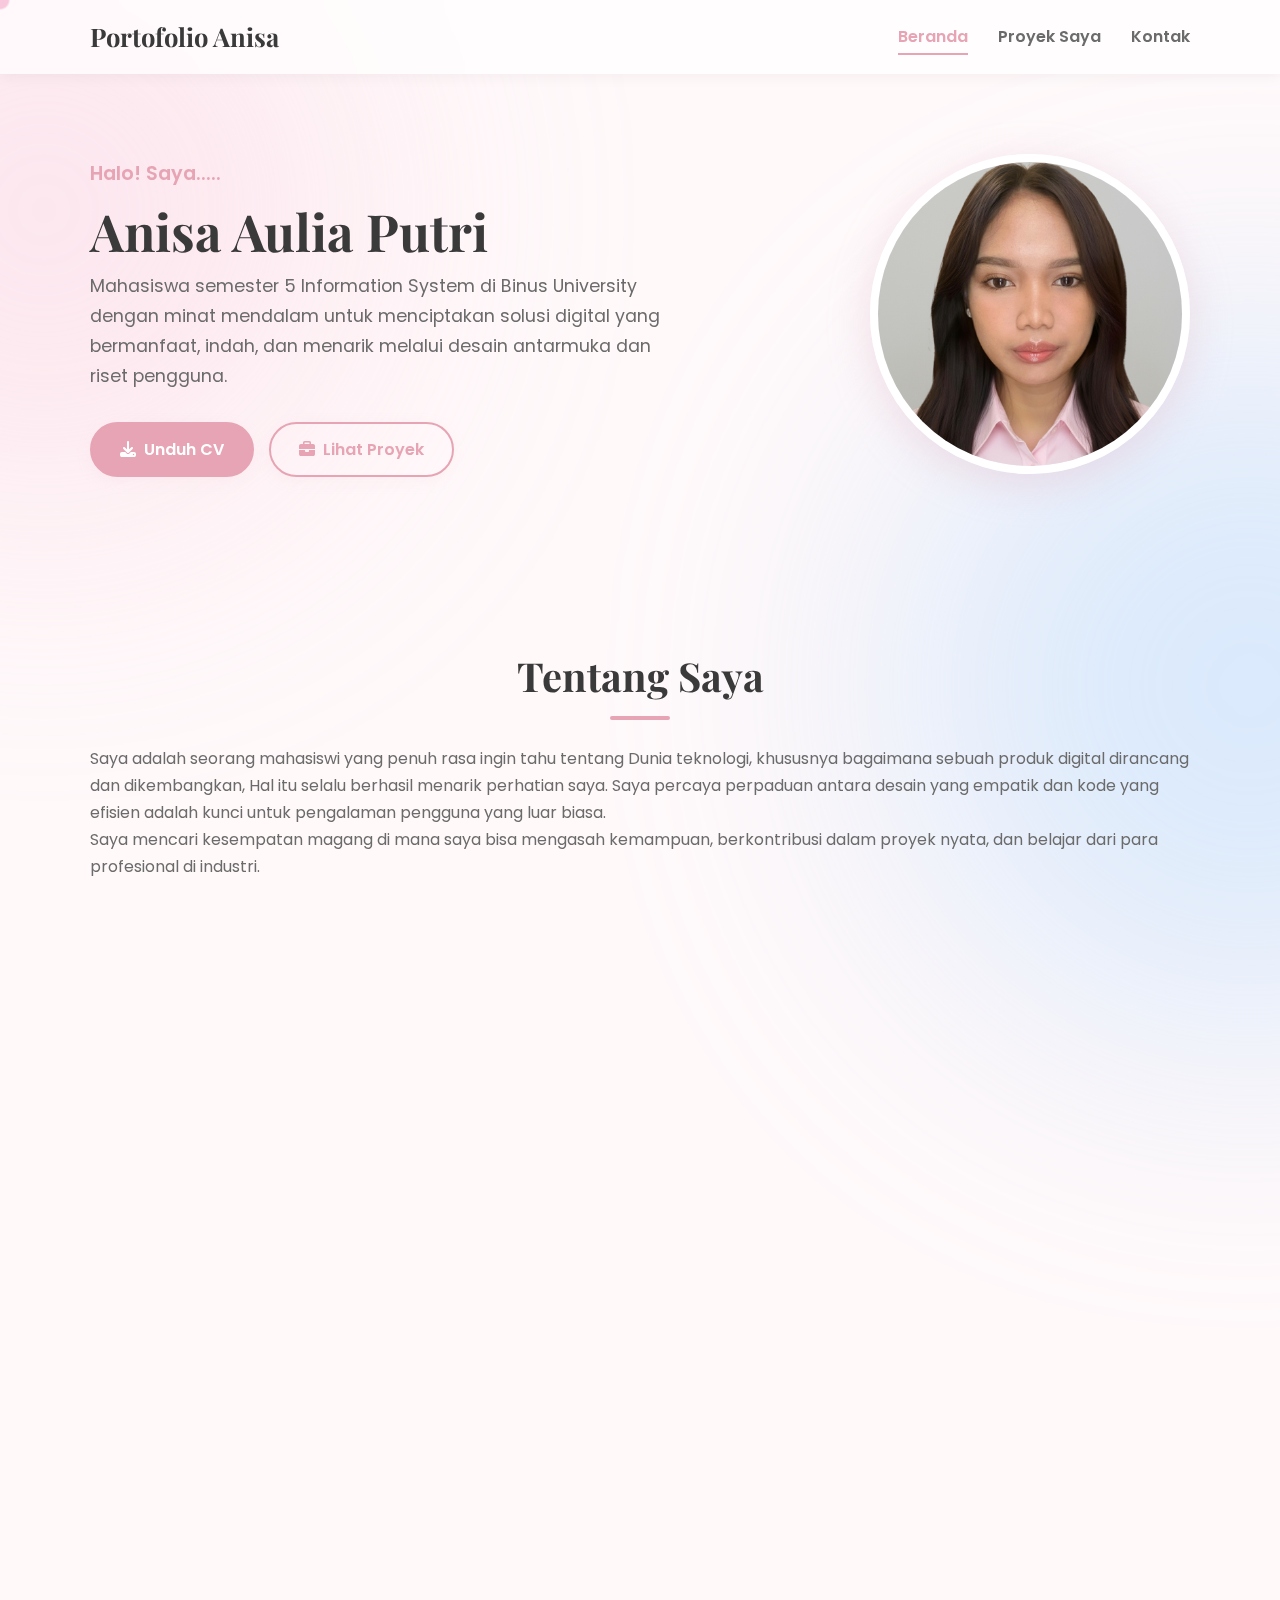
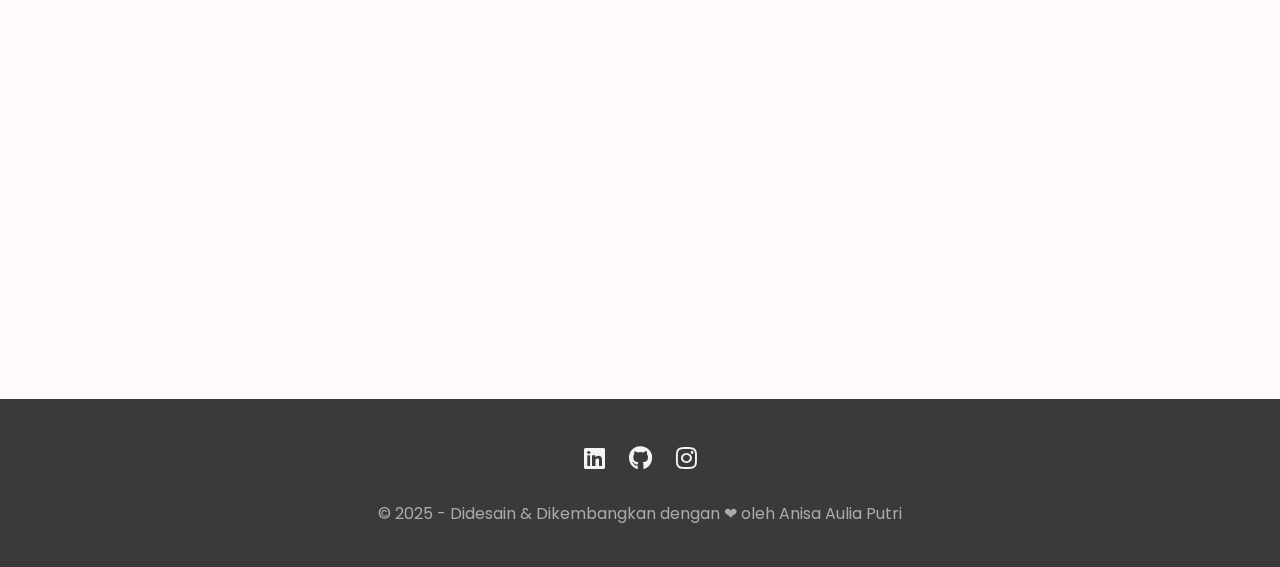
<file: index.html>
<!DOCTYPE html>
<html lang="id">
<head>
    <meta charset="UTF-8">
    <meta name="viewport" content="width=device-width, initial-scale=1.0">
    <title>Anisa Aulia Putri - Portofolio</title>
    <link rel="stylesheet" href="style.css">
    <link rel="stylesheet" href="https://cdnjs.cloudflare.com/ajax/libs/font-awesome/6.4.2/css/all.min.css">
</head>
<body>
    <svg style="position:absolute; width:0; height:0;">
        <filter id="gooey-filter">
            <feGaussianBlur in="SourceGraphic" stdDeviation="10" result="blur"></feGaussianBlur>
            <feColorMatrix in="blur" mode="matrix" values="1 0 0 0 0  0 1 0 0 0  0 0 1 0 0  0 0 0 18 -7" result="goo"></feColorMatrix>
            <feComposite in="SourceGraphic" in2="goo" operator="atop"></feComposite>
        </filter>
    </svg>

    <div class="cursor-container"></div>

    <div class="background-blobs">
        <div class="blob blob1"></div>
        <div class="blob blob2"></div>
    </div>

    <nav class="navbar">
        <div class="nav-container">
            <a href="index.html" class="nav-brand"> Portofolio Anisa </a>
            <ul class="nav-links">
                <li><a href="index.html" class="active">Beranda</a></li>
                <li><a href="proyek.html">Proyek Saya</a></li>
                <li><a href="kontak.html">Kontak</a></li>
            </ul>
            <div class="hamburger-menu">
                <div class="bar"></div>
                <div class="bar"></div>
                <div class="bar"></div>
            </div>
        </div>
    </nav>

    <header class="hero">
        <div class="container hero-container">
            <div class="hero-text">
                <span class="subtitle">Halo! Saya.....</span>
                <h1>Anisa Aulia Putri</h1>
                <p>
                    Mahasiswa semester 5 Information System di Binus University dengan minat mendalam untuk menciptakan solusi digital yang bermanfaat, indah, dan menarik melalui desain antarmuka dan riset pengguna.
                </p>
                <div class="hero-actions">
                  <a href="Assets/Anisa Aulia Putri CV.docx (1).pdf" class="btn" download>
    <i class="fas fa-download"></i> Unduh CV
</a>
                    <a href="proyek.html" class="btn btn-outline">
                        <i class="fas fa-briefcase"></i> Lihat Proyek
                    </a>
                </div>
            </div>
            <div class="hero-image">
                <img src="Assets/assetsProfile.png" alt="Foto Profil Anisa">
            </div>
        </div>
    </header>

    <main>
        <section id="about" class="fade-in-section">
            <div class="container">
                <h2>Tentang Saya</h2>
                <div class="about-content">
                    <p>
                        Saya adalah seorang mahasiswi yang penuh rasa ingin tahu tentang Dunia teknologi, khususnya bagaimana sebuah produk digital dirancang dan dikembangkan, Hal itu selalu berhasil menarik perhatian saya. Saya percaya perpaduan antara desain yang empatik dan kode yang efisien adalah kunci untuk pengalaman pengguna yang luar biasa.
                    </p>
                    <p>
                        Saya mencari kesempatan magang di mana saya bisa mengasah kemampuan, berkontribusi dalam proyek nyata, dan belajar dari para profesional di industri.
                    </p>
                </div>
            </div>
        </section>

        <section id="interests" class="fade-in-section">
            <div class="container">
                <h2>Minat & Fokus Saya</h2>
                <div class="interests-grid">
                    <div class="interest-card">
                        <i class="fas fa-pen-ruler"></i>
                        <h3>UI/UX Design</h3>
                        <p>Merancang antarmuka yang tidak hanya indah secara visual, tetapi juga intuitif dan mudah digunakan oleh semua orang.</p>
                    </div>
                    <div class="interest-card">
                        <i class="fas fa-magnifying-glass-chart"></i>
                        <h3>UX Research</h3>
                        <p>Menggali kebutuhan dan masalah pengguna melalui riset adalah fondasi untuk menciptakan solusi yang relevan dan dicintai.</p>
                    </div>
                    <div class="interest-card">
                        <i class="fas fa-code"></i>
                        <h3>Web Development</h3>
                        <p>Menikmati proses mengubah desain menjadi sebuah website yang fungsional dan interaktif menggunakan HTML, CSS, dan JavaScript.</p>
                    </div>
                </div>
            </div>
        </section>
        
        <section id="contact-cta" class="fade-in-section">
            <div class="container">
                <h2>Tertarik untuk Berkolaborasi?</h2>
                <p>Saya sangat senang bisa berdiskusi lebih lanjut. Mari terhubung!</p>
                <a href="kontak.html" class="btn"><i class="fas fa-paper-plane"></i> Hubungi Saya</a>
            </div>
        </section>
    </main>

    <footer class="footer">
        <div class="container">
            <div class="social-links">
                <a href="https://www.linkedin.com/in/anisa-p-231b5b288/" target="_blank" aria-label="LinkedIn"><i class="fab fa-linkedin"></i></a>
                <a href="#" target="_blank" aria-label="GitHub"><i class="fab fa-github"></i></a>
                <a href="#" target="_blank" aria-label="Instagram"><i class="fab fa-instagram"></i></a>
            </div>
            <p>&copy; 2025 - Didesain & Dikembangkan dengan ❤ oleh Anisa Aulia Putri</p>
        </div>
    </footer>

    <script src="script.js"></script>
</body>
</html>
</file>
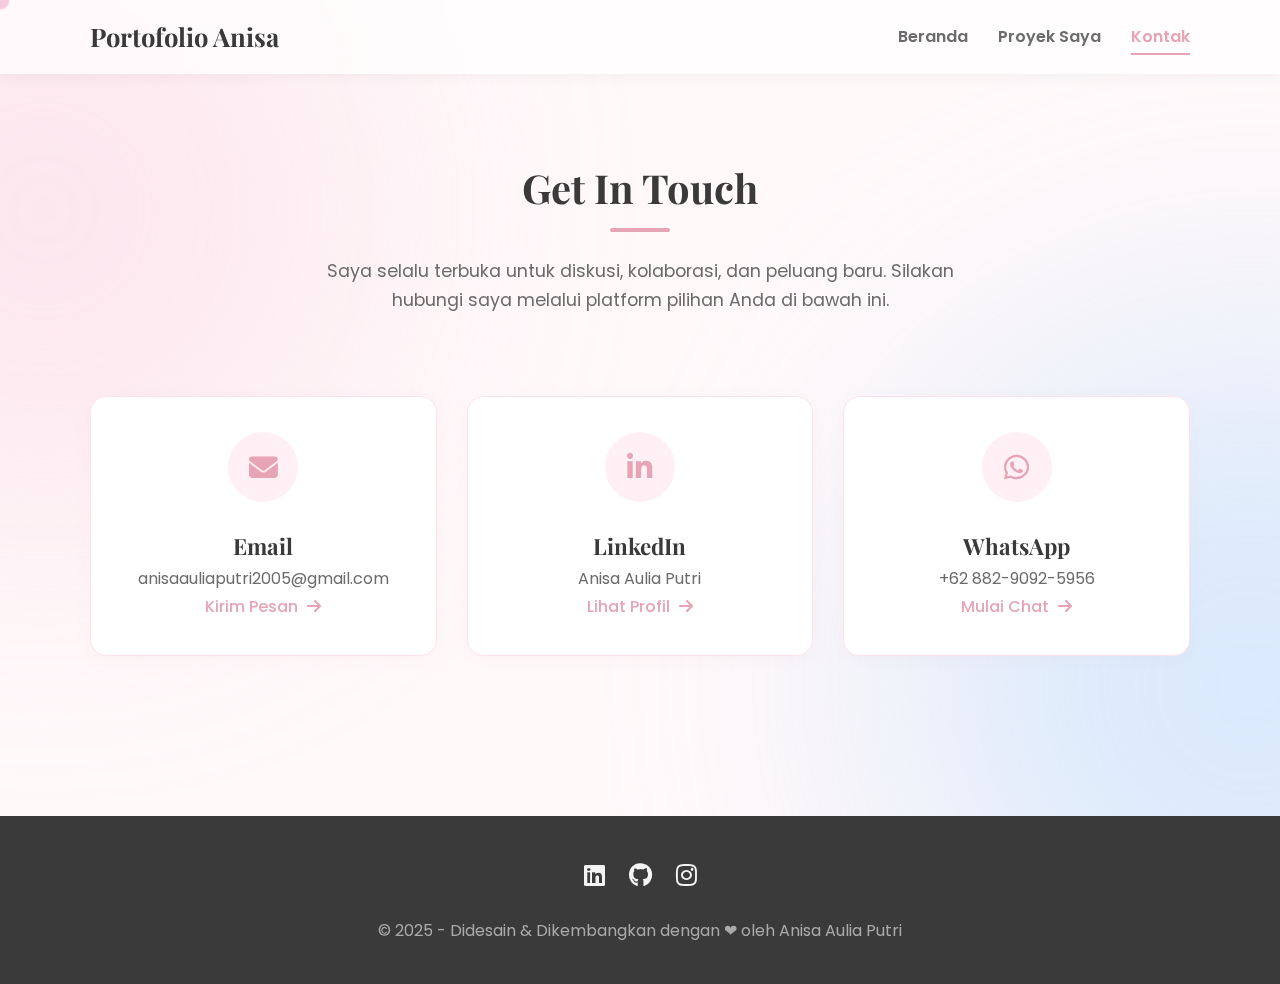
<file: kontak.html>
<!DOCTYPE html>
<html lang="id">
<head>
    <meta charset="UTF-8">
    <meta name="viewport" content="width=device-width, initial-scale=1.0">
    <title>Kontak Saya - Portofolio Anisa</title>
    <link rel="stylesheet" href="style.css">
    <link rel="stylesheet" href="https://cdnjs.cloudflare.com/ajax/libs/font-awesome/6.4.2/css/all.min.css">

    <style>
        /* Menghilangkan jarak di atas kartu kontak */
        #contact-page {
            padding-top: 0;
        }
    </style>
</head>
<body>
    <svg style="position:absolute; width:0; height:0;">
        <filter id="gooey-filter">
            <feGaussianBlur in="SourceGraphic" stdDeviation="10" result="blur"></feGaussianBlur>
            <feColorMatrix in="blur" mode="matrix" values="1 0 0 0 0  0 1 0 0 0  0 0 1 0 0  0 0 0 18 -7" result="goo"></feColorMatrix>
            <feComposite in="SourceGraphic" in2="goo" operator="atop"></feComposite>
        </filter>
    </svg>

    <div class="cursor-container"></div>
    
    <div class="background-blobs">
        <div class="blob blob1"></div>
        <div class="blob blob2"></div>
    </div>

    <nav class="navbar">
        <div class="nav-container">
            <a href="index.html" class="nav-brand"> Portofolio Anisa </a>
            <ul class="nav-links">
                <li><a href="index.html">Beranda</a></li>
                <li><a href="proyek.html">Proyek Saya</a></li>
                <li><a href="kontak.html" class="active">Kontak</a></li>
            </ul>
            <div class="hamburger-menu">
                <div class="bar"></div>
                <div class="bar"></div>
                <div class="bar"></div>
            </div>
        </div>
    </nav>
    
    <header class="page-header">
        <div class="container">
            <h2>Get In Touch</h2>
            <p>Saya selalu terbuka untuk diskusi, kolaborasi, dan peluang baru. Silakan hubungi saya melalui platform pilihan Anda di bawah ini.</p>
        </div>
    </header>

    <main>
        <section id="contact-page" class="fade-in-section">
            <div class="container">
                <div class="contact-grid">
                    <a href="mailto:anisaauliaputri2005@gmail.com" class="contact-card">
                        <div class="shine-effect"></div>
                        <div class="card-icon-wrapper"><i class="fas fa-envelope"></i></div>
                        <h3>Email</h3>
                        <p>anisaauliaputri2005@gmail.com</p>
                        <span class="card-cta">Kirim Pesan <i class="fas fa-arrow-right"></i></span>
                    </a>
    
                    <a href="https://www.linkedin.com/in/anisa-p-231b5b288/" target="_blank" class="contact-card">
                        <div class="shine-effect"></div>
                        <div class="card-icon-wrapper"><i class="fab fa-linkedin-in"></i></div>
                        <h3>LinkedIn</h3>
                        <p>Anisa Aulia Putri</p>
                        <span class="card-cta">Lihat Profil <i class="fas fa-arrow-right"></i></span>
                    </a>
    
                    <a href="https://wa.me/6288290925956" target="_blank" class="contact-card">
                        <div class="shine-effect"></div>
                        <div class="card-icon-wrapper"><i class="fab fa-whatsapp"></i></div>
                        <h3>WhatsApp</h3>
                        <p>+62 882-9092-5956</p>
                        <span class="card-cta">Mulai Chat <i class="fas fa-arrow-right"></i></span>
                    </a>
                </div>
            </div>
        </section>
    </main>

    <footer class="footer">
        <div class="container">
            <div class="social-links">
                <a href="https://www.linkedin.com/in/anisa-p-231b5b288/" target="_blank" aria-label="LinkedIn"><i class="fab fa-linkedin"></i></a>
                <a href="#" target="_blank" aria-label="GitHub"><i class="fab fa-github"></i></a>
                <a href="#" target="_blank" aria-label="Instagram"><i class="fab fa-instagram"></i></a>
            </div>
            <p>&copy; 2025 - Didesain & Dikembangkan dengan ❤ oleh Anisa Aulia Putri</p>
        </div>
    </footer>

    <script src="script.js"></script>
</body>
</html>
</file>
<file: style.css>
/* --- Import Font dari Google Fonts --- */
@import url('https://fonts.googleapis.com/css2?family=Playfair+Display:wght@700&family=Poppins:wght@400;500;600;700&display=swap');

/* --- Variabel Warna & Properti Desain --- */
:root {
    --primary-pink: #E6A4B4;
    --secondary-pink: #F8C8DC;
    --dark-text: #3a3a3a;
    --light-text: #6b6b6b;
    --bg-color: #fff9fa;
    --white: #ffffff;
    --border-color: #fde2ec;
    --shadow: 0 4px 15px rgba(224, 182, 198, 0.1);
    --glow-shadow: 0 8px 30px rgba(230, 164, 180, 0.4);
}

/* --- Reset & Gaya Dasar --- */
* { margin: 0; padding: 0; box-sizing: border-box; }
html { scroll-behavior: smooth; }
body {
    font-family: 'Poppins', sans-serif;
    background-color: var(--bg-color);
    color: var(--dark-text);
    line-height: 1.7;
    position: relative;
    overflow-x: hidden;
    cursor: none; /* Sembunyikan kursor default */
}

/* --- KURSOR KUSTOM BARU (LIQUID & AESTHETIC) --- */
/* ========== KURSOR PROFESIONAL BARU ========== */
/* Sembunyikan kursor default browser */
body {
    cursor: none;
}

/* Titik kecil di tengah */
.cursor-dot {
    position: fixed;
    top: -5px; /* Offset agar posisi tengahnya pas */
    left: -5px;
    width: 10px;
    height: 10px;
    background-color: var(--secondary-pink); /* Ambil dari variabel warna pink kamu */
    border-radius: 50%;
    pointer-events: none; /* Agar tidak mengganggu klik */
    z-index: 9999;
    transition: transform 0.2s ease-out;
}

/* Lingkaran luar yang mengikuti */
.cursor-outline {
    position: fixed;
    top: -20px; /* Offset agar posisi tengahnya pas */
    left: -20px;
    width: 40px;
    height: 40px;
    border: 2px solid var(--primary-pink); /* Ambil dari variabel warna pink kamu */
    border-radius: 50%;
    pointer-events: none; /* Agar tidak mengganggu klik */
    z-index: 9999;
    transition: transform 0.2s ease-out, width 0.3s ease, height 0.3s ease, border-color 0.3s ease;
}

/* Efek saat hover di elemen interaktif */
.cursor-outline.hovered {
    width: 60px;
    height: 60px;
    top: -30px;
    left: -30px;
    border-color: var(--secondary-pink);
    background-color: rgba(230, 164, 180, 0.2); /* Sedikit warna saat hover */
}

/* --- LATAR BELAKANG ANIMASI (DREAMY) --- */
.background-blobs .blob {
    position: fixed;
    border-radius: 50%;
    filter: blur(150px);
    z-index: -1;
    opacity: 0.4;
}
.blob1 {
    width: 600px;
    height: 600px;
    background: var(--secondary-pink);
    top: -10%;
    left: -20%;
    animation: moveBlob1 25s infinite alternate ease-in-out;
}
.blob2 {
    width: 700px;
    height: 700px;
    background: #a2d2ff; /* Sentuhan warna biru agar tidak monoton */
    bottom: -15%;
    right: -25%;
    animation: moveBlob2 30s infinite alternate ease-in-out;
}
@keyframes moveBlob1 { from { transform: translate(0, 0) rotate(0deg); } to { transform: translate(100px, 150px) rotate(60deg); } }
@keyframes moveBlob2 { from { transform: translate(0, 0) rotate(0deg); } to { transform: translate(-150px, -100px) rotate(-45deg); } }

/* --- Tipografi --- */
h1, h2, h3 { font-family: 'Playfair Display', serif; font-weight: 700; }
h1 { font-size: 3.2rem; color: var(--dark-text); line-height: 1.2; }
h2 { font-size: 2.5rem; color: var(--dark-text); margin-bottom: 25px; text-align: center; position: relative; padding-bottom: 10px; }
h2::after { content: ''; position: absolute; bottom: 0; left: 50%; transform: translateX(-50%); width: 60px; height: 4px; background-color: var(--primary-pink); border-radius: 2px; }
h3 { font-size: 1.4rem; color: var(--dark-text); }
p { color: var(--light-text); }
a { text-decoration: none; color: var(--primary-pink); transition: all 0.3s ease; }
a:hover { opacity: 0.8; }
.container { width: 90%; max-width: 1100px; margin: 0 auto; }

/* --- Komponen Global: Navigasi, Tombol, Footer --- */
.navbar { background-color: rgba(255, 255, 255, 0.7); backdrop-filter: blur(15px); -webkit-backdrop-filter: blur(15px); padding: 15px 0; box-shadow: 0 2px 15px rgba(0,0,0,0.05); position: sticky; top: 0; z-index: 1000; }
.nav-container { display: flex; justify-content: space-between; align-items: center; width: 90%; max-width: 1100px; margin: 0 auto; }
.nav-brand { font-family: 'Playfair Display', serif; font-size: 1.6rem; font-weight: 700; color: var(--dark-text); }
.nav-links { list-style: none; display: flex; gap: 30px; }
.nav-links a { font-weight: 600; font-size: 1rem; color: var(--light-text); padding-bottom: 5px; border-bottom: 2px solid transparent; }
.nav-links a.active, .nav-links a:hover { color: var(--primary-pink); border-bottom-color: var(--primary-pink); }
.hamburger-menu { display: none; cursor: pointer; }
.hamburger-menu .bar { display: block; width: 25px; height: 3px; margin: 5px auto; transition: all 0.3s ease-in-out; background-color: var(--dark-text); }

.btn { display: inline-flex; align-items: center; gap: 8px; background-color: var(--primary-pink); color: var(--white) !important; padding: 12px 28px; border-radius: 30px; font-weight: 600; transition: all 0.3s ease; border: 2px solid var(--primary-pink); box-shadow: var(--shadow); }
.btn:hover { background-color: #d68fa5; border-color: #d68fa5; transform: translateY(-3px); box-shadow: var(--glow-shadow); }
.btn-outline { background-color: transparent; color: var(--primary-pink) !important; }
.btn-outline:hover { background-color: var(--primary-pink); color: var(--white) !important; }

.footer { background-color: var(--dark-text); color: #f4f4f4; text-align: center; padding: 40px 20px; margin-top: 80px; }
.footer .social-links a { color: #f4f4f4; font-size: 1.5rem; margin: 0 10px; }
.footer .social-links a:hover { color: var(--primary-pink); transform: scale(1.1); }
.footer p { margin-top: 20px; color: #aaa; }

/* --- Gaya Halaman Spesifik --- */
.page-header { text-align: center; padding: 80px 20px; }
.page-header p { font-size: 1.1rem; max-width: 700px; margin: 0 auto; color: var(--light-text); }

/* Hero Section (index.html) */
.hero { padding: 80px 0; }
.hero-container { display: flex; align-items: center; justify-content: space-between; gap: 50px; }
.hero-text { flex: 1.2; max-width: 600px; }
.hero-text .subtitle { font-size: 1.2rem; color: var(--primary-pink); font-weight: 600; }
.hero-text h1 { margin: 10px 0; }
.hero-text p { margin-bottom: 30px; font-size: 1.1rem; }
.hero-image { flex: 0.8; max-width: 320px; text-align: center; }
.hero-image img { width: 100%; height: 320px; object-fit: cover; border-radius: 50%; border: 8px solid var(--white); box-shadow: 0 10px 40px rgba(224, 182, 198, 0.4); transition: transform 0.3s ease; }
.hero-image img:hover { transform: scale(1.05) rotate(3deg); }
.hero-actions { display: flex; gap: 15px; flex-wrap: wrap; }

/* Sections (About, Interests, CTA) */
section { padding: 80px 20px; }
#about-content { text-align: center; max-width: 800px; margin: 0 auto; }
.interests-grid { display: grid; grid-template-columns: repeat(auto-fit, minmax(300px, 1fr)); gap: 30px; margin-top: 40px; }
.interest-card { background-color: var(--white); padding: 30px; border-radius: 15px; text-align: center; box-shadow: var(--shadow); transition: transform 0.3s ease, box-shadow 0.3s ease; }
.interest-card:hover { transform: translateY(-10px); box-shadow: var(--glow-shadow); }
.interest-card i { font-size: 3.5rem; color: var(--primary-pink); margin-bottom: 15px; }
#contact-cta { text-align: center; }
#contact-cta p { margin: 15px 0 30px 0; max-width: 500px; margin-left: auto; margin-right: auto; }

/* Project Page (proyek.html) */
/* --- Proyek (BAGIAN YANG DIPERBAIKI) --- */
#projects { padding-top: 60px; }
.projects-grid { display: grid; grid-template-columns: repeat(auto-fit, minmax(320px, 1fr)); gap: 30px; }
.project-card { 
    background: var(--white); 
    border-radius: 10px; 
    overflow: hidden; 
    box-shadow: var(--shadow); 
    display: flex; 
    flex-direction: column; 
    transition: transform 0.3s ease, box-shadow 0.3s ease; 
    position: relative; /* Tambahkan ini jika belum ada */
}
.project-card:hover { 
    transform: translateY(-10px); 
    box-shadow: var(--glow-shadow); 
}
.project-card img { 
    width: 100%; 
    height: 200px; 
    object-fit: cover; 
    border-bottom: 3px solid var(--primary-pink); 
}
.project-card-content { 
    padding: 20px; 
    flex-grow: 1; 
    display: flex; 
    flex-direction: column; 
}
.project-card-content h3 { 
    margin-bottom: 10px; 
    color: var(--dark-text); 
}
.project-card-content p { 
    margin-bottom: 15px; 
    flex-grow: 1; 
    font-size: 0.95rem; 
}
.project-tags { 
    margin-bottom: 20px; 
}
.project-tags .tag { 
    display: inline-block; 
    background-color: #fce4ec; 
    color: #c2185b; 
    padding: 5px 12px; 
    border-radius: 15px; 
    font-size: 0.8rem; 
    font-weight: 600; 
    margin-right: 5px; 
    margin-bottom: 5px; 
}

/* ⬇️⬇️ GANTI BAGIAN DI BAWAH INI ⬇️⬇️ */

.project-links {
    /* INI KUNCINYA: DIBUAT SELALU TERLIHAT */
    opacity: 1;
    
    /* Kita kasih efek naik dikit biar tetap keren */
    transform: translateY(10px);
    transition: all 0.4s ease;
    
    margin-top: auto; /* Ini untuk mendorongnya ke bawah */
    padding-top: 15px; /* Kasih jarak sedikit dari paragraf */
}

.project-links a {
    margin-right: 15px;
    font-weight: 600;
    font-size: 0.9rem;
}

/* EFEK HOVER-NYA KITA UBAH JADI LEBIH HALUS */
.project-card:hover .project-links {
    transform: translateY(0); /* Pas di-hover, dia naik ke posisi normal */
    opacity: 1; /* Pastikan tetap terlihat */
}

/* Contact Page (kontak.html) */
.contact-grid { display: grid; grid-template-columns: repeat(auto-fit, minmax(280px, 1fr)); gap: 30px; }
.contact-card { background-color: var(--white); border: 1px solid var(--border-color); border-radius: 16px; padding: 35px 30px; text-align: center; text-decoration: none; color: var(--dark-text); box-shadow: var(--shadow); position: relative; overflow: hidden; transition: transform 0.3s ease, box-shadow 0.3s ease; }
.contact-card:hover { transform: translateY(-8px); box-shadow: var(--glow-shadow); }
.shine-effect { position: absolute; top: 0; left: -150%; width: 100%; height: 100%; background: linear-gradient(to right, rgba(255, 255, 255, 0) 0%, rgba(255, 255, 255, 0.5) 50%, rgba(255, 255, 255, 0) 100%); transform: skewX(-25deg); transition: left 0.6s ease; }
.contact-card:hover .shine-effect { left: 150%; }
.card-icon-wrapper { width: 70px; height: 70px; margin: 0 auto 25px auto; border-radius: 50%; background-color: #fff0f5; display: flex; align-items: center; justify-content: center; font-size: 1.8rem; color: var(--primary-pink); transition: transform 0.3s ease; }
.contact-card:hover .card-icon-wrapper { animation: icon-jiggle 0.5s; }
.card-cta { font-weight: 500; color: var(--primary-pink); }
.card-cta i { margin-left: 5px; transition: transform 0.3s ease; }
.contact-card:hover .card-cta i { transform: translateX(5px); }
@keyframes icon-jiggle { 0%, 100% { transform: rotate(0deg); } 25% { transform: rotate(-8deg); } 75% { transform: rotate(8deg); } }

/* --- Animasi & Responsif --- */
.fade-in-section { opacity: 0; transform: translateY(30px); transition: opacity 0.8s ease-out, transform 0.8s ease-out; }
.fade-in-section.is-visible { opacity: 1; transform: translateY(0); }

@media (max-width: 768px) {
    h1 { font-size: 2.5rem; } h2 { font-size: 2rem; }
    .hamburger-menu { display: block; z-index: 1001; }
    .hamburger-menu.active .bar:nth-child(2) { opacity: 0; }
    .hamburger-menu.active .bar:nth-child(1) { transform: translateY(8px) rotate(45deg); }
    .hamburger-menu.active .bar:nth-child(3) { transform: translateY(-8px) rotate(-45deg); }
    .nav-links { position: fixed; left: -100%; top: 0; gap: 0; flex-direction: column; background-color: rgba(255, 249, 250, 0.95); backdrop-filter: blur(10px); width: 100%; height: 100vh; text-align: center; transition: 0.3s; padding-top: 100px; }
    .nav-links.active { left: 0; }
    .nav-links li { padding: 20px 0; }
    .nav-links a { font-size: 1.5rem; }
    .hero-container { flex-direction: column-reverse; text-align: center; }
    .hero-text { max-width: 100%; }
    .hero-actions { justify-content: center; }
    .cursor-container { display: none; } /* Sembunyikan kursor kustom di mobile */
    body { cursor: auto; }
} /* Detail Proyek (proyek1.html) */
.project-detail-wrapper {
  display: flex;
  flex-wrap: wrap;
  gap: 40px;
  align-items: flex-start;
}
.project-detail-img {
  flex: 1 1 500px;
  border-radius: 12px;
  box-shadow: var(--glow-shadow);
  transition: transform 0.3s ease;
}
.project-detail-img:hover {
  transform: scale(1.03);
}
.project-detail-text {
  flex: 1 1 400px;
}
.project-detail-text h3 {
  margin-top: 25px;
  margin-bottom: 10px;
  color: var(--primary-pink);
}
.project-detail-text ul {
  list-style: disc;
  margin-left: 20px;
  color: var(--light-text);
}

/* ========== KURSOR CACING (LIQUID TRAIL) ========== */
body {
    cursor: none;
}

.cursor-container {
    /* Menerapkan filter gooey dari SVG yang ada di HTML kamu */
    filter: url(#gooey-filter);
    pointer-events: none;
    position: fixed;
    top: 0;
    left: 0;
    width: 100vw;
    height: 100vh;
    z-index: 9998; /* Sedikit di bawah kursor utama */
}

.cursor-dot {
    position: absolute;
    top: 0;
    left: 0;
    width: 25px; /* Ukuran default dot */
    height: 25px;
    background-color: var(--primary-pink); /* Warna dot */
    border-radius: 50%;
    pointer-events: none;
    z-index: 9999;
    transition: transform 0.2s ease;
}

/* Jejak dot yang mengikuti akan sedikit lebih kecil */
.follower {
    background-color: var(--secondary-pink);
    width: 20px;
    height: 20px;
}

/* Saat hover, semua dot membesar untuk efek 'melt' */
.cursor-container.hovered .cursor-dot {
    transform: scale(1.5);
}
</file>
